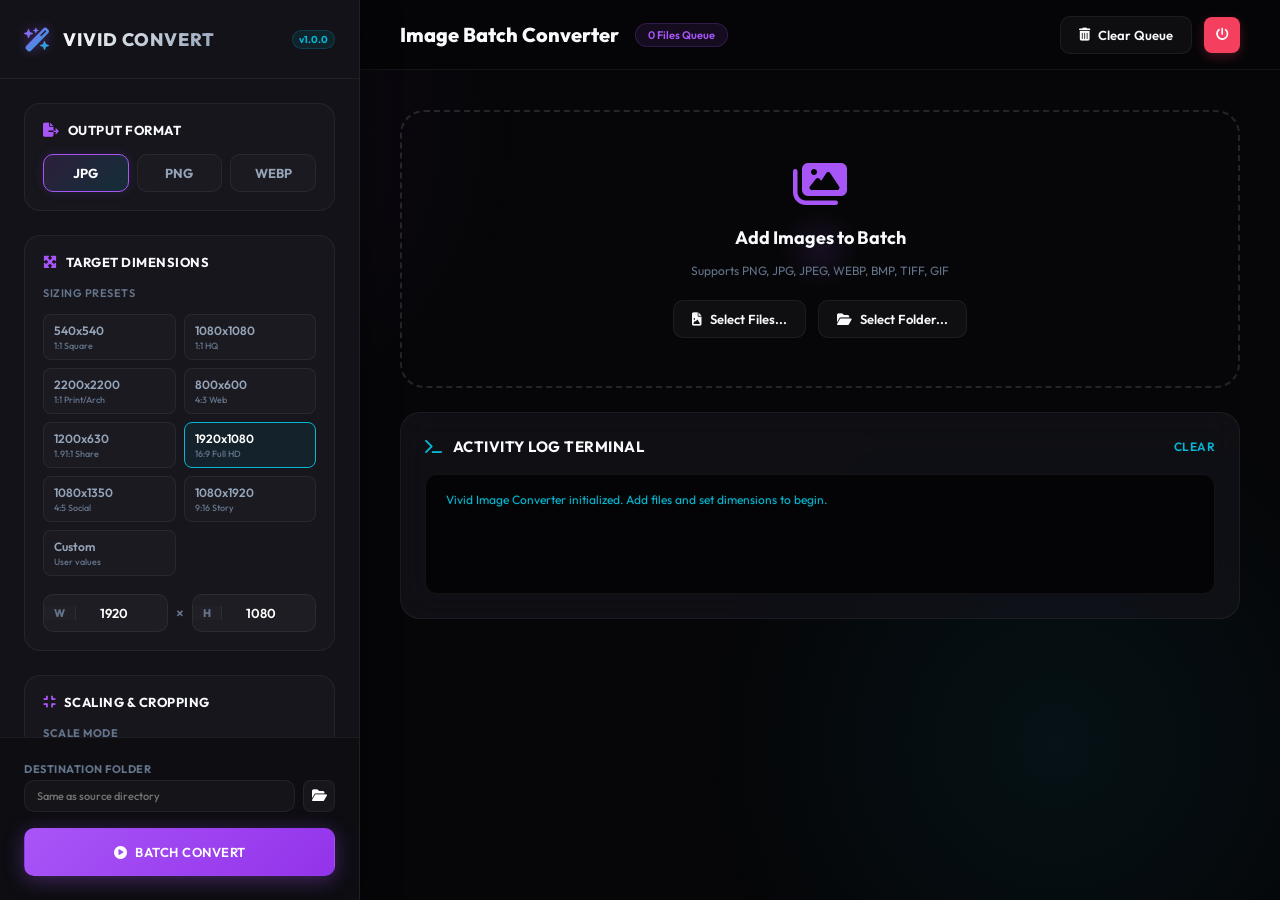
<file: WysiScan/imageconvert/index.html>
<!DOCTYPE html>
<html lang="en">
<head>
    <meta charset="UTF-8">
    <meta name="viewport" content="width=device-width, initial-scale=1.0">
    <title>Vivid Image Converter</title>
    <link rel="stylesheet" href="styles.css">
    <link rel="icon" href="data:,">
    <!-- FontAwesome for Premium Icons -->
    <link rel="stylesheet" href="assets/css/all.min.css">
</head>
<body>

    <!-- Radial Background glows -->
    <div class="bg-gradient-glow"></div>
    <div class="bg-gradient-glow-2"></div>

    <!-- Application Layout -->
    <div class="app-layout">
        
        <!-- Left Panel: Conversion Controls & Settings -->
        <aside class="settings-panel">
            <div class="panel-header-section">
                <span class="logo-icon"><i class="fa-solid fa-wand-magic-sparkles"></i></span>
                <span class="logo-text">VIVID CONVERT</span>
                <span class="version-badge">v1.0.0</span>
            </div>

            <div class="settings-scroll-container">
                <!-- Output Format Card -->
                <div class="setting-card">
                    <h4 class="card-title"><i class="fa-solid fa-file-export"></i> Output Format</h4>
                    <div class="format-toggle-group">
                        <button class="format-btn active" data-format="jpg">JPG</button>
                        <button class="format-btn" data-format="png">PNG</button>
                        <button class="format-btn" data-format="webp">WEBP</button>
                    </div>
                </div>

                <!-- Preset Sizes Card -->
                <div class="setting-card">
                    <h4 class="card-title"><i class="fa-solid fa-maximize"></i> Target Dimensions</h4>
                    
                    <span class="sub-label">Sizing Presets</span>
                    <div class="presets-grid">
                        <button class="preset-btn" data-width="540" data-height="540">540x540 <span class="preset-desc">1:1 Square</span></button>
                        <button class="preset-btn" data-width="1080" data-height="1080">1080x1080 <span class="preset-desc">1:1 HQ</span></button>
                        <button class="preset-btn" data-width="2200" data-height="2200">2200x2200 <span class="preset-desc">1:1 Print/Arch</span></button>
                        <button class="preset-btn" data-width="800" data-height="600">800x600 <span class="preset-desc">4:3 Web</span></button>
                        <button class="preset-btn" data-width="1200" data-height="630">1200x630 <span class="preset-desc">1.91:1 Share</span></button>
                        <button class="preset-btn active" data-width="1920" data-height="1080">1920x1080 <span class="preset-desc">16:9 Full HD</span></button>
                        <button class="preset-btn" data-width="1080" data-height="1350">1080x1350 <span class="preset-desc">4:5 Social</span></button>
                        <button class="preset-btn" data-width="1080" data-height="1920">1080x1920 <span class="preset-desc">9:16 Story</span></button>
                        <button class="preset-btn" id="btn-custom-size">Custom <span class="preset-desc">User values</span></button>
                    </div>

                    <div class="dimensions-input-row">
                        <div class="input-group">
                            <span class="input-prefix">W</span>
                            <input type="number" id="input-width" value="1920" min="1" max="10000" class="num-input">
                        </div>
                        <div class="dimension-x">×</div>
                        <div class="input-group">
                            <span class="input-prefix">H</span>
                            <input type="number" id="input-height" value="1080" min="1" max="10000" class="num-input">
                        </div>
                    </div>
                </div>

                <!-- Resizing & Scaling Mode -->
                <div class="setting-card">
                    <h4 class="card-title"><i class="fa-solid fa-compress"></i> Scaling &amp; Cropping</h4>
                    
                    <div class="form-group">
                        <label for="select-scale-mode" class="form-label">Scale Mode</label>
                        <select id="select-scale-mode" class="custom-select">
                            <option value="proportional" selected>Scale Proportional (Aspect Ratio)</option>
                            <option value="crop">Scale &amp; Crop (Fill Canvas)</option>
                            <option value="fit">Scale &amp; Letterbox (Fit Canvas)</option>
                            <option value="stretch">Stretch (Fit Exactly)</option>
                        </select>
                    </div>

                    <!-- Background Fill Color Picker (Shown on Fit mode or JPG flatten) -->
                    <div class="form-group" id="bg-color-group">
                        <label for="color-picker-bg" class="form-label">Canvas Background Fill</label>
                        <div class="color-picker-row">
                            <input type="color" id="color-picker-bg" value="#000000">
                            <input type="text" id="color-hex-bg" value="#000000" class="hex-input" maxlength="7">
                        </div>
                    </div>
                </div>

                <!-- Quality & Compression (Only visible for JPG / WEBP) -->
                <div class="setting-card" id="quality-card">
                    <div class="card-header-row">
                        <h4 class="card-title"><i class="fa-solid fa-sliders"></i> Image Quality</h4>
                        <span id="quality-val" class="accent-text">90%</span>
                    </div>
                    <input type="range" id="slider-quality" min="1" max="100" value="90" class="range-slider">
                    <div class="range-labels">
                        <span>Small size</span>
                        <span>High Quality</span>
                    </div>
                </div>
            </div>

            <!-- Footer: Big Conversion Trigger -->
            <div class="settings-footer">
                <div class="output-folder-group">
                    <span class="form-label" style="margin-bottom: 4px;">Destination folder</span>
                    <div class="folder-select-row">
                        <input type="text" id="input-output-dir" placeholder="Same as source directory" readonly>
                        <button class="btn-icon" onclick="chooseOutputDir()" title="Choose output folder"><i class="fa-solid fa-folder-open"></i></button>
                    </div>
                </div>
                <button class="btn btn-primary btn-convert" id="btn-convert-trigger" onclick="runConversion()">
                    <i class="fa-solid fa-circle-play"></i> BATCH CONVERT
                </button>
            </div>
        </aside>

        <!-- Right Panel: Workspace, File Queue, Progress, Log -->
        <main class="workspace-panel">
            <header class="workspace-header">
                <div class="workspace-title">
                    <h2>Image Batch Converter</h2>
                    <span class="file-count-badge" id="badge-total-files">0 Files Queue</span>
                </div>
                <div class="header-actions">
                    <button class="btn btn-secondary" onclick="clearQueue()"><i class="fa-solid fa-trash-can"></i> Clear Queue</button>
                    <button class="btn btn-danger btn-icon-only" onclick="exitApp()" title="Exit Utility"><i class="fa-solid fa-power-off"></i></button>
                </div>
            </header>

            <!-- Active Conversion Status -->
            <section class="progress-bar-panel" id="progress-container" style="display: none;">
                <div class="progress-info-row">
                    <span class="progress-task-label" id="progress-status-label">Converting images...</span>
                    <span class="progress-percentage-label" id="progress-percent-label">0%</span>
                </div>
                <div class="progress-track">
                    <div class="progress-fill" id="progress-bar-fill" style="width: 0%;"></div>
                </div>
            </section>

            <!-- Workspace Body -->
            <div class="workspace-scroll-body">
                <!-- Dropzone and selection area -->
                <div class="dropzone-panel" id="image-dropzone">
                    <div class="dropzone-glow"></div>
                    <i class="fa-solid fa-images dropzone-icon"></i>
                    <h3>Add Images to Batch</h3>
                    <p class="dropzone-sub">Supports PNG, JPG, JPEG, WEBP, BMP, TIFF, GIF</p>
                    <div class="dropzone-actions">
                        <button class="btn btn-secondary" onclick="chooseFiles()"><i class="fa-solid fa-file-image"></i> Select Files...</button>
                        <button class="btn btn-secondary btn-accent-cyan" onclick="chooseFolder()"><i class="fa-solid fa-folder-open"></i> Select Folder...</button>
                    </div>
                </div>

                <!-- Table Queue Panel -->
                <div class="panel queue-panel" id="queue-panel" style="display: none;">
                    <div class="panel-header">
                        <h3 class="panel-title"><i class="fa-solid fa-list-ul"></i> Image Batch Queue</h3>
                    </div>
                    <div class="table-container">
                        <table class="data-table">
                            <thead>
                                <tr>
                                    <th style="width: 60%;">Image Name</th>
                                    <th style="width: 20%;">Size</th>
                                    <th style="width: 20%; text-align: right;">Status</th>
                                </tr>
                            </thead>
                            <tbody id="queue-tbody">
                                <!-- Dynamic File Rows -->
                            </tbody>
                        </table>
                    </div>
                </div>

                <!-- Activity Log Terminal -->
                <div class="panel">
                    <div class="panel-header">
                        <h3 class="panel-title"><i class="fa-solid fa-terminal"></i> Activity Log Terminal</h3>
                        <button class="btn-clear" onclick="clearConsoleLog()">Clear</button>
                    </div>
                    <div class="log-terminal" id="terminal-logger">
                        <div class="log-entry info">Vivid Image Converter initialized. Add files and set dimensions to begin.</div>
                    </div>
                </div>
            </div>
        </main>
    </div>

    <!-- UI Overlay notification -->
    <div class="notification-container" id="notification-box"></div>

    <script src="script.js"></script>
</body>
</html>
</file>
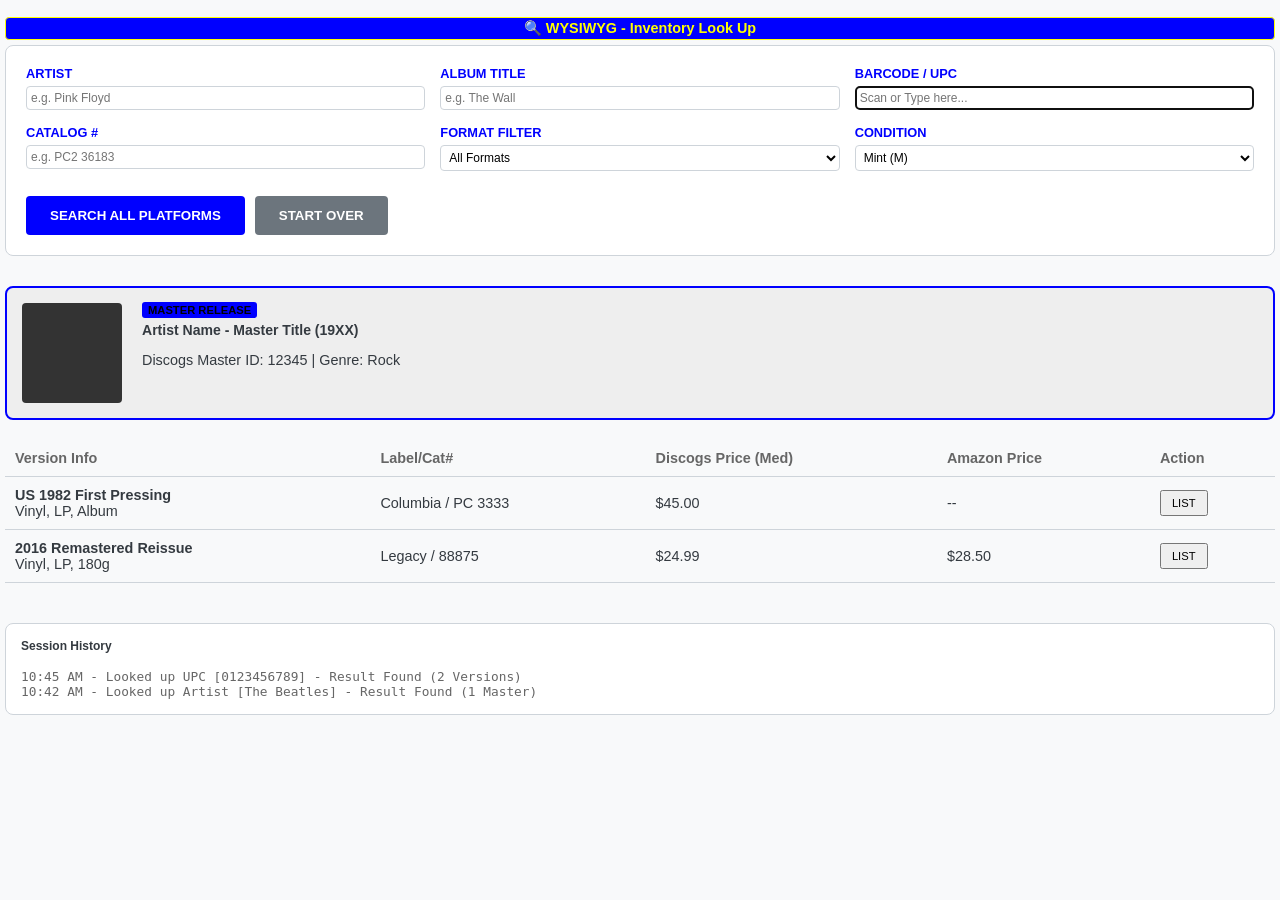
<file: search.html>
<!DOCTYPE html>
<html lang="en">
<head>
    <meta charset="UTF-8">
    <meta name="viewport" content="width=device-width, initial-scale=1.0">
    <title>WYSIWYG - Market Search</title>
    <link rel="icon" type="image/png" href="/fyrlogo.png">
    <link rel="stylesheet" href="/styles.css">
</head>
<body>

    <h2>🔍 WYSIWYG - Inventory Look Up</h2>

    <div class="search-container">
        <div class="search-group">
            <label>Artist</label>
            <input type="text" placeholder="e.g. Pink Floyd">
        </div>
        <div class="search-group">
            <label>Album Title</label>
            <input type="text" placeholder="e.g. The Wall">
        </div>
        <div class="search-group">
            <label>Barcode / UPC</label>
            <input type="text" placeholder="Scan or Type here..." autofocus>
        </div>
        <div class="search-group">
            <label>Catalog #</label>
            <input type="text" placeholder="e.g. PC2 36183">
        </div>
        <div class="search-group">
            <label>Format Filter</label>
            <select>
                <option>All Formats</option>
                <option>Vinyl Only</option>
                <option>CD Only</option>
                <option>Cassette / Other</option>
            </select>
        </div>
        <div class="search-group">
            <label>Condition</label>
            <select>
                <option>Mint (M)</option>
                <option>Near Mint (NM)</option>
                <option>Very Good Plus (VG+)</option>
                <option>Very Good (VG)</option>
            </select>
        </div>

        <div class="button-row">
            <button class="btn-search">SEARCH ALL PLATFORMS</button>
            <button class="btn-reset">START OVER</button>
        </div>
    </div>

    <div class="results-area">
        <div class="master-release-card">
            <div style="width: 100px; height: 100px; background: #333; border-radius: 4px;"></div>
            <div>
                <span style="background: var(--accent-color); color: black; padding: 2px 6px; font-size: 0.7rem; font-weight: bold; border-radius: 3px;">MASTER RELEASE</span>
                <h3 style="margin: 5px 0;">Artist Name - Master Title (19XX)</h3>
                <p style="color: var(--text-dim); font-size: 0.9rem;">Discogs Master ID: 12345 | Genre: Rock</p>
            </div>
        </div>

        <table class="variation-list">
            <thead>
                <tr>
                    <th>Version Info</th>
                    <th>Label/Cat#</th>
                    <th>Discogs Price (Med)</th>
                    <th>Amazon Price</th>
                    <th>Action</th>
                </tr>
            </thead>
            <tbody>
                <tr>
                    <td><b>US 1982 First Pressing</b><br>Vinyl, LP, Album</td>
                    <td>Columbia / PC 3333</td>
                    <td>$45.00</td>
                    <td>--</td>
                    <td><button style="padding: 5px 10px; font-size: 0.7rem;">LIST</button></td>
                </tr>
                <tr>
                    <td><b>2016 Remastered Reissue</b><br>Vinyl, LP, 180g</td>
                    <td>Legacy / 88875</td>
                    <td>$24.99</td>
                    <td>$28.50</td>
                    <td><button style="padding: 5px 10px; font-size: 0.7rem;">LIST</button></td>
                </tr>
            </tbody>
        </table>
    </div>

    <div class="history-log">
        <h4 style="margin-top:0;">Session History</h4>
        <div class="log-tag">10:45 AM - Looked up UPC [0123456789] - Result Found (2 Versions)</div>
        <div class="log-tag">10:42 AM - Looked up Artist [The Beatles] - Result Found (1 Master)</div>
    </div>

    <script>
        // Apply theme on load
        const savedTheme = localStorage.getItem('wysiwyg_theme');
        if (savedTheme === 'dark') {
            document.body.setAttribute('data-theme', 'dark');
        }
    </script>
</body>
</html>
</file>
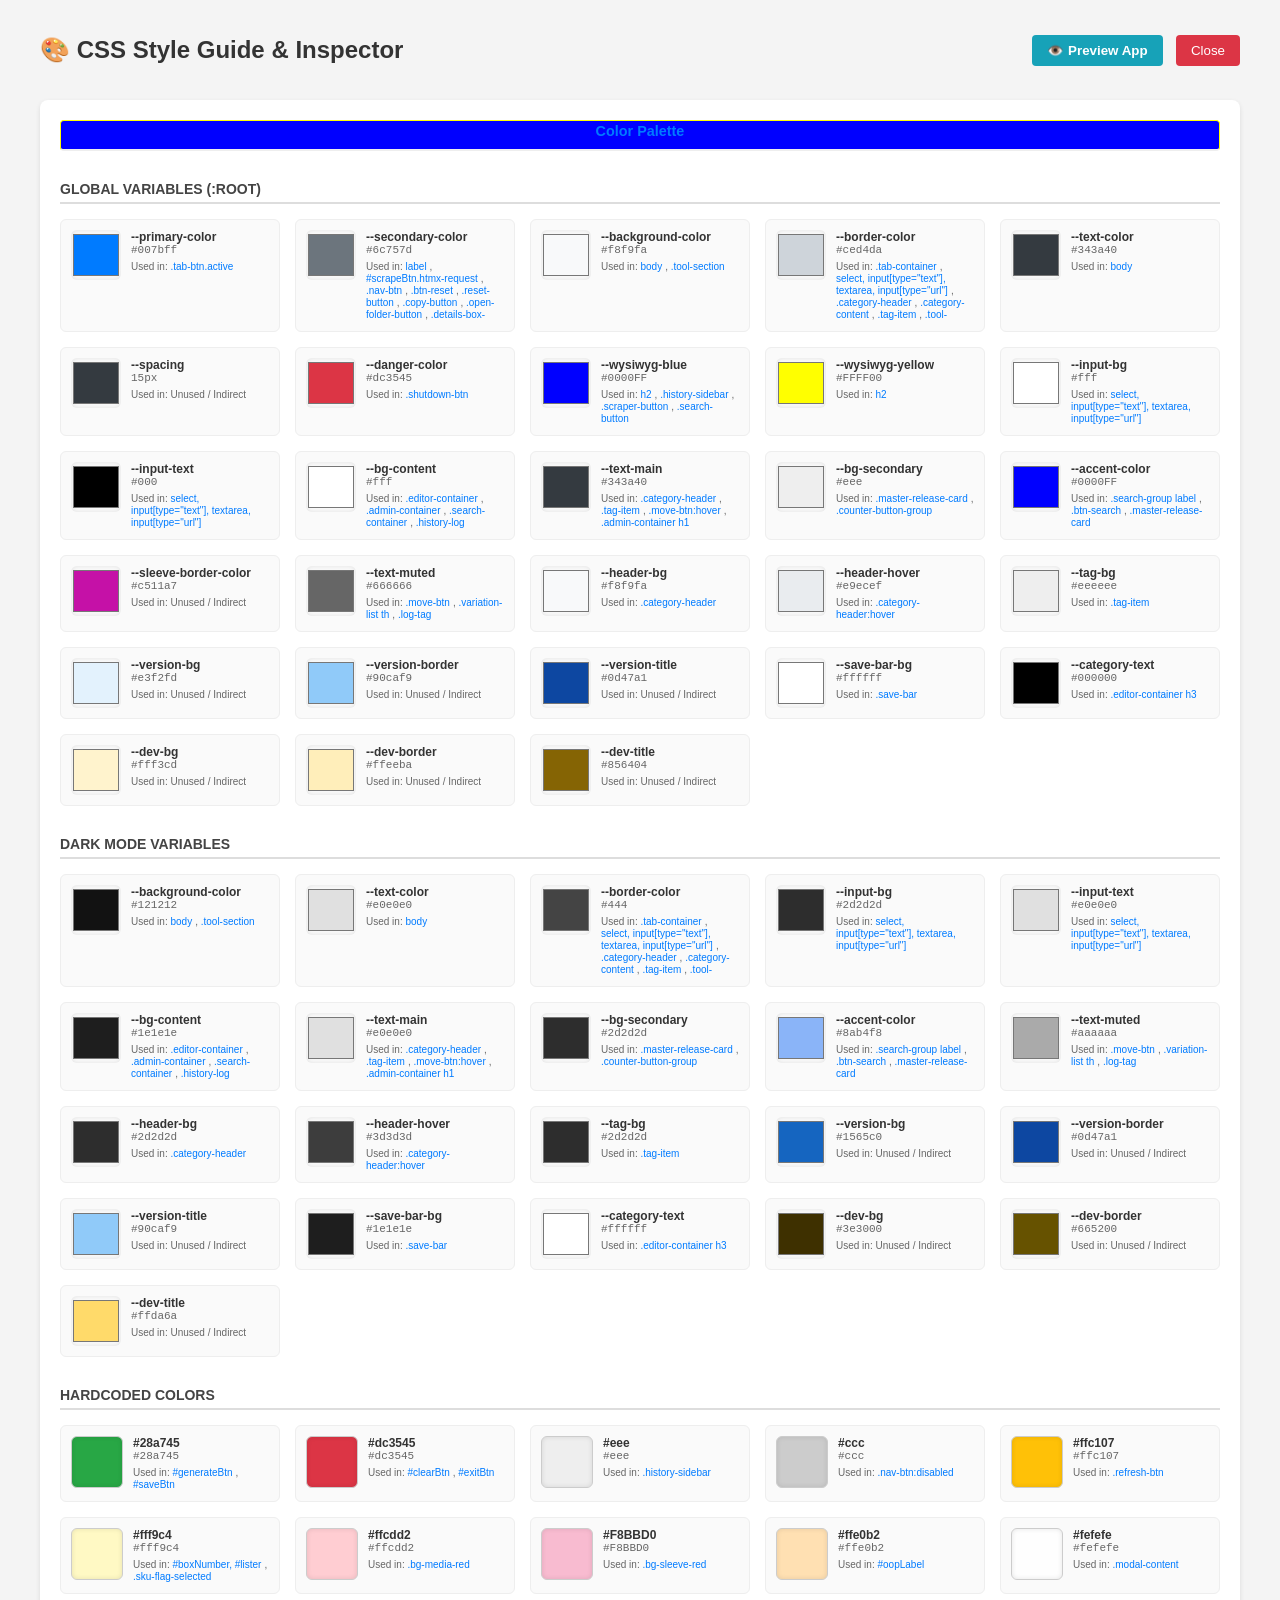
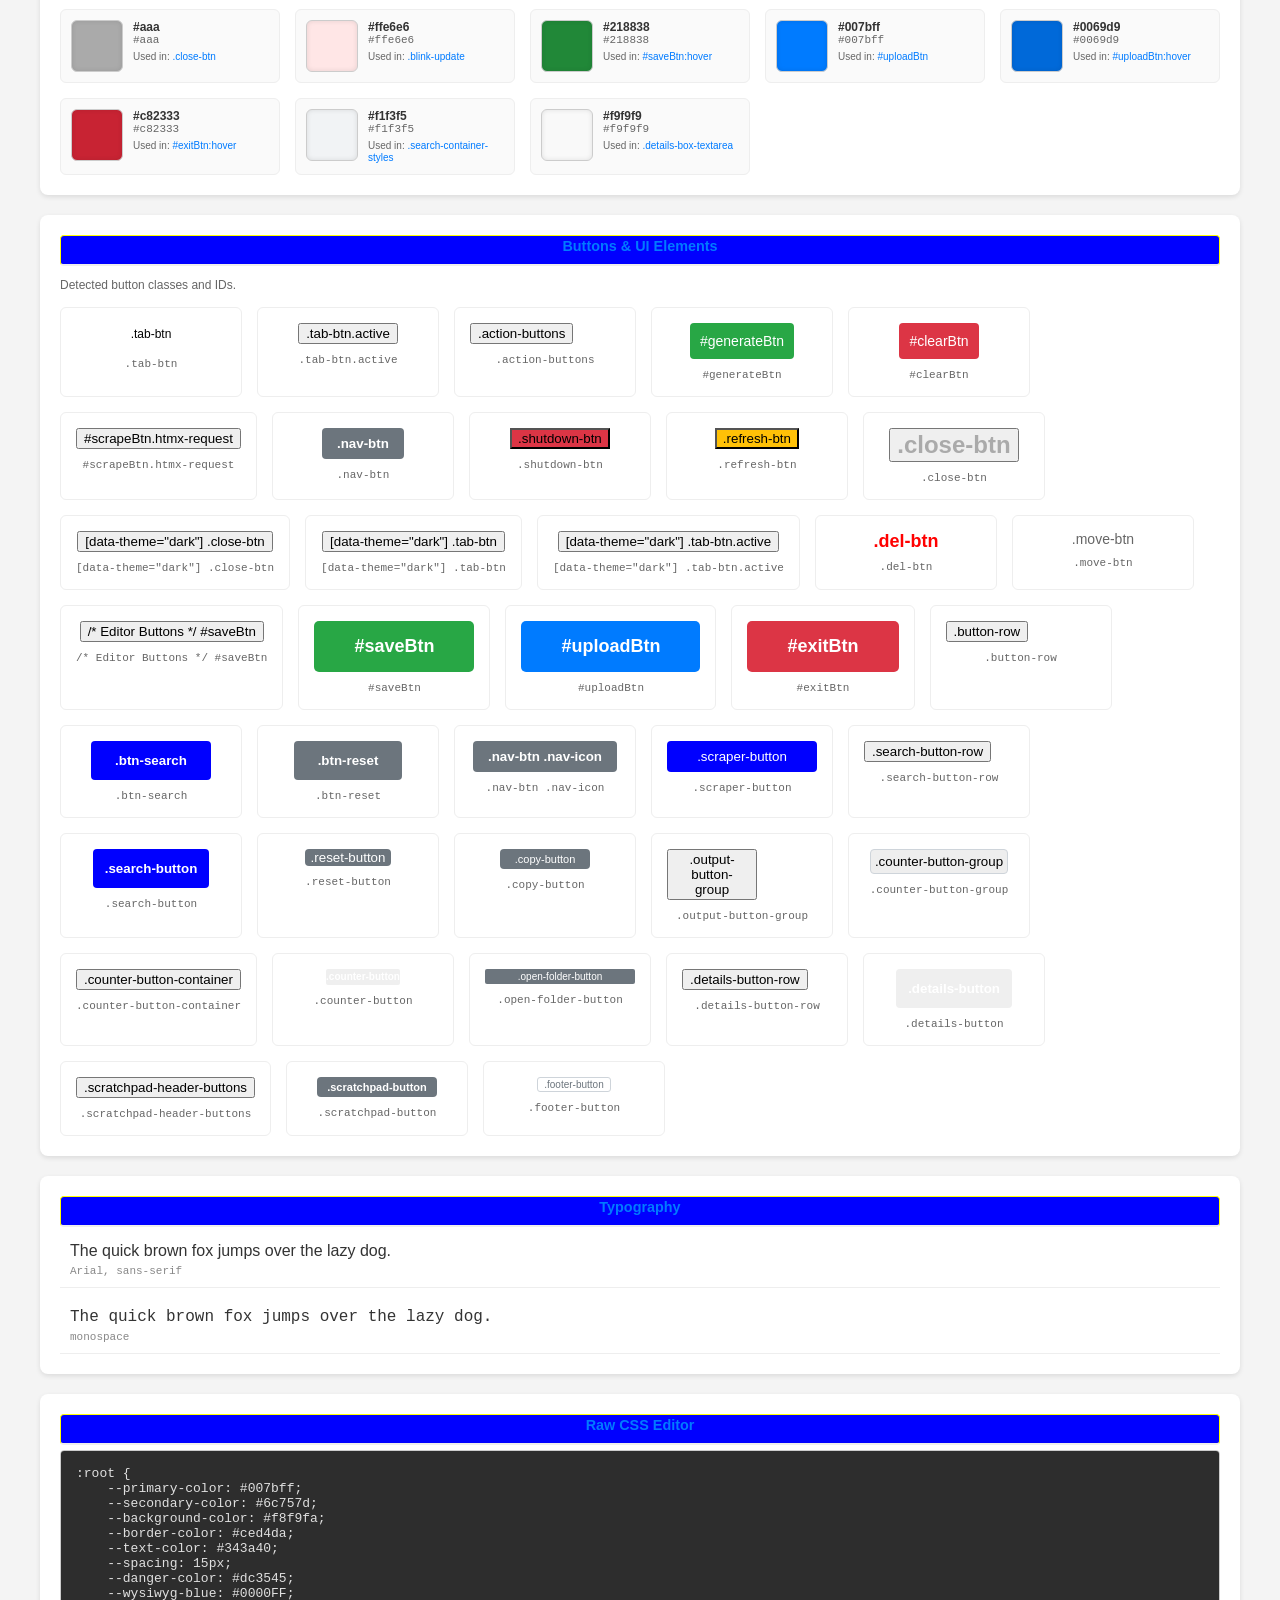
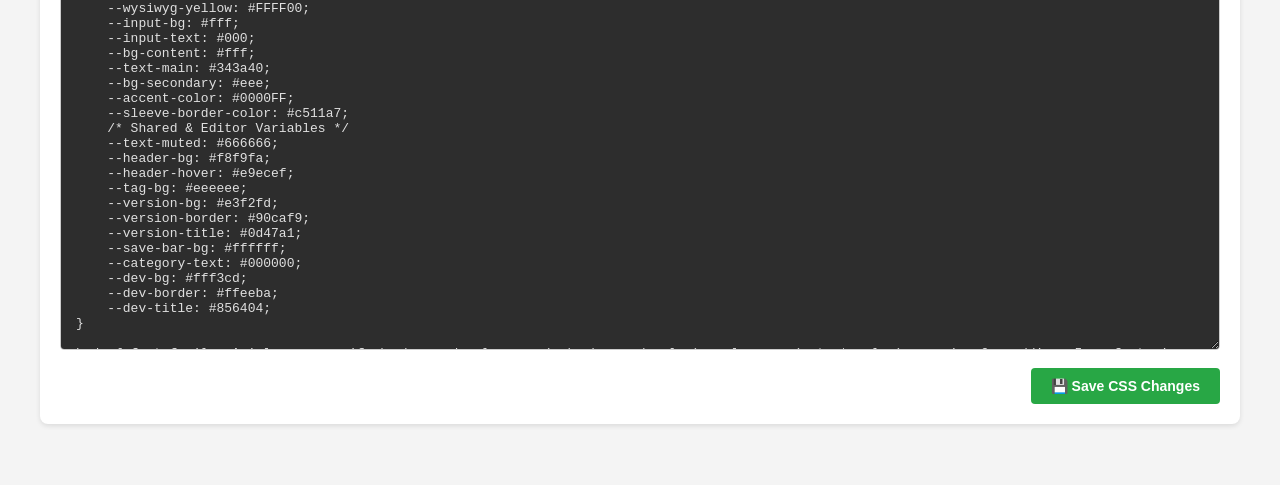
<file: style_guide.html>
<!DOCTYPE html>
<html lang="en">
<head>
    <meta charset="UTF-8">
    <meta name="viewport" content="width=device-width, initial-scale=1.0">
    <title>WYSIWYG - Style Guide & CSS Editor</title>
    <link rel="icon" type="image/png" href="/fyrlogo.png">
    <link rel="stylesheet" href="/styles.css">
    <style>
        body { padding: 20px; background-color: #f4f4f4; color: #333; }
        .guide-container { max-width: 1200px; margin: 0 auto; }
        .guide-header { display: flex; justify-content: space-between; align-items: center; margin-bottom: 20px; }
        .guide-section { background: white; padding: 20px; border-radius: 8px; box-shadow: 0 2px 5px rgba(0,0,0,0.1); margin-bottom: 20px; }
        h2 { margin-top: 0; border-bottom: 2px solid #eee; padding-bottom: 10px; color: #007bff; }
        h3 { margin-top: 0; font-size: 14px; color: #666; text-transform: uppercase; }
        .color-section-title { margin-top: 30px; border-bottom: 2px solid #ddd; padding-bottom: 5px; margin-bottom: 15px; font-weight: bold; color: #444; }
        
        /* Color Grid */
        .color-grid { display: grid; grid-template-columns: repeat(auto-fill, minmax(220px, 1fr)); gap: 15px; }
        .color-card { display: flex; align-items: flex-start; gap: 10px; padding: 10px; border: 1px solid #eee; border-radius: 6px; background: #fafafa; }
        .color-swatch { width: 50px; height: 50px; border-radius: 6px; border: 1px solid #ccc; box-shadow: inset 0 0 5px rgba(0,0,0,0.1); cursor: pointer; flex-shrink: 0; }
        input[type="color"].color-swatch { padding: 0; border: none; background: none; }
        .color-info { display: flex; flex-direction: column; overflow: hidden; }
        .color-name { font-weight: bold; font-size: 12px; color: #333; }
        .color-hex { font-family: monospace; font-size: 11px; color: #666; }
        .color-usage { font-size: 10px; color: #666; margin-top: 5px; max-height: 60px; overflow-y: auto; white-space: pre-wrap; line-height: 1.2; }

        /* Button Grid */
        .btn-grid { display: flex; flex-wrap: wrap; gap: 15px; }
        .btn-card { border: 1px solid #eee; padding: 15px; border-radius: 6px; text-align: center; min-width: 150px; background: #fff; }
        .btn-label { display: block; margin-top: 10px; font-family: monospace; font-size: 11px; color: #666; }

        /* Font Section */
        .font-list { display: flex; flex-direction: column; gap: 10px; }
        .font-item { padding: 10px; border-bottom: 1px solid #eee; }
        .font-name { font-size: 16px; margin-bottom: 5px; }
        .font-meta { font-size: 11px; color: #888; font-family: monospace; }

        /* Editor */
        #cssEditor { width: 100%; height: 500px; font-family: 'Consolas', 'Monaco', monospace; font-size: 13px; padding: 15px; border: 1px solid #ccc; border-radius: 4px; background: #2d2d2d; color: #e0e0e0; resize: vertical; }
        .actions { margin-top: 15px; text-align: right; }
        .save-btn { background: #28a745; color: white; border: none; padding: 10px 20px; border-radius: 4px; cursor: pointer; font-weight: bold; font-size: 14px; }
        .save-btn:hover { background: #218838; }

        .selector-link { color: #007bff; cursor: pointer; margin-right: 3px; }
        .selector-link:hover { text-decoration: underline; }
        .highlight-flash { animation: flash-animation 1.5s ease-in-out; outline: 3px solid #ff0000 !important; box-shadow: 0 0 10px #ff0000; }
        @keyframes flash-animation { 0% { background-color: rgba(255, 255, 0, 0.5); } 100% { background-color: transparent; } }
        .reset-btn { margin-left: 5px; font-size: 10px; padding: 2px 6px; cursor: pointer; border: 1px solid #ccc; background: #eee; border-radius: 3px; color: #333; }
        .reset-btn:hover { background: #ddd; }

        /* Preview Modal */
        .preview-modal { display: none; position: fixed; z-index: 2000; left: 0; top: 0; width: 100%; height: 100%; background-color: rgba(0,0,0,0.8); backdrop-filter: blur(5px); }
        .preview-content { background-color: #fff; margin: 2vh auto; width: 95vw; height: 90vh; border-radius: 8px; display: flex; flex-direction: column; box-shadow: 0 5px 15px rgba(0,0,0,0.3); }
        .preview-header { padding: 10px 15px; background: #f8f9fa; border-bottom: 1px solid #dee2e6; display: flex; justify-content: space-between; align-items: center; border-radius: 8px 8px 0 0; }
        .preview-body { flex: 1; overflow: hidden; background: #fff; position: relative; }
        #previewFrame { width: 100%; height: 100%; border: none; display: block; }
    </style>
</head>
<body>
    <div class="guide-container">
        <div class="guide-header">
            <h1>🎨 CSS Style Guide & Inspector</h1>
            <div>
                <button onclick="openPreview()" style="background: #17a2b8; color: white; border: none; padding: 8px 15px; border-radius: 4px; cursor: pointer; margin-right: 10px; font-weight: bold;">👁️ Preview App</button>
                <button onclick="window.close()" style="background: #dc3545; color: white; border: none; padding: 8px 15px; border-radius: 4px; cursor: pointer;">Close</button>
            </div>
        </div>

        <div class="guide-section">
            <h2>Color Palette</h2>
            
            <h3 class="color-section-title">Global Variables (:root)</h3>
            <div id="rootColorContainer" class="color-grid">Loading...</div>

            <h3 class="color-section-title">Dark Mode Variables</h3>
            <div id="darkColorContainer" class="color-grid">Loading...</div>

            <h3 class="color-section-title">Hardcoded Colors</h3>
            <div id="hardcodedColorContainer" class="color-grid">Loading...</div>
        </div>

        <div class="guide-section">
            <h2>Buttons & UI Elements</h2>
            <p style="font-size: 12px; color: #666; margin-bottom: 15px;">Detected button classes and IDs.</p>
            <div id="btnContainer" class="btn-grid">Loading...</div>
        </div>

        <div class="guide-section">
            <h2>Typography</h2>
            <div id="fontContainer" class="font-list">Loading...</div>
        </div>

        <div class="guide-section">
            <h2>Raw CSS Editor</h2>
            <textarea id="cssEditor" spellcheck="false"></textarea>
            <div class="actions">
                <button class="save-btn" onclick="saveCSS()">💾 Save CSS Changes</button>
            </div>
        </div>
    </div>

    <script>
        let originalRootVars = new Map();
        let originalDarkVars = new Map();

        async function loadCSS() {
            try {
                const response = await fetch('/styles.css?t=' + new Date().getTime());
                if (!response.ok) throw new Error(`HTTP error! status: ${response.status}`);
                const cssText = await response.text();
                document.getElementById('cssEditor').value = cssText;
                
                // Capture original values for reset
                originalRootVars.clear();
                originalDarkVars.clear();
                
                const rootMatch = cssText.match(/:root\s*\{([^}]+)\}/);
                if (rootMatch) {
                    extractVarsToMap(rootMatch[1], originalRootVars);
                }
                const darkMatch = cssText.match(/\[data-theme="dark"\]\s*\{([^}]+)\}/);
                if (darkMatch) {
                    extractVarsToMap(darkMatch[1], originalDarkVars);
                }

                parseAndDisplay(cssText);
            } catch (e) {
                document.getElementById('rootColorContainer').innerHTML = `<p style="color:red">Failed to load CSS: ${e.message}</p>`;
            }
        }

        function extractVarsToMap(block, map) {
            const regex = /--([\w-]+):\s*([^;]+);/g;
            let match;
            while ((match = regex.exec(block)) !== null) {
                map.set('--' + match[1], match[2].trim());
            }
        }

        function parseAndDisplay(css) {
          try {
            // Helper to extract variables from a block
            function extractVars(block) {
                const vars = [];
                const regex = /--([\w-]+):\s*([^;]+);/g;
                let match;
                while ((match = regex.exec(block)) !== null) {
                    vars.push({ name: '--' + match[1], value: match[2].trim() });
                }
                return vars;
            }

            let rootVars = [];
            let darkVars = [];
            
            // 1. Find :root block
            const rootMatch = css.match(/:root\s*\{([^}]+)\}/);
            if (rootMatch) rootVars = extractVars(rootMatch[1]);

            // 2. Find Dark Mode block
            const darkMatch = css.match(/\[data-theme="dark"\]\s*\{([^}]+)\}/);
            if (darkMatch) darkVars = extractVars(darkMatch[1]);

            // 3. Scan for Usages & Hardcoded
            const usageMap = {}; // name -> [selectors]
            const hardcoded = []; // { value, selector }
            
            // Remove comments to avoid false positives
            const cleanCss = css.replace(/\/\*[\s\S]*?\*\//g, '');
            
            const ruleRegex = /([^{}]+)\{([^}]+)\}/g;
            let ruleMatch;
            while ((ruleMatch = ruleRegex.exec(cleanCss)) !== null) {
                const selector = ruleMatch[1].trim();
                const body = ruleMatch[2];
                
                // Skip definition blocks for usage counting
                if (selector.includes(':root') || selector.includes('data-theme="dark"')) continue;

                // Check for var usage
                rootVars.concat(darkVars).forEach(v => {
                    if (body.includes(`var(${v.name})`)) {
                        if (!usageMap[v.name]) usageMap[v.name] = [];
                        usageMap[v.name].push(selector);
                    }
                });

                // Check for hardcoded hex
                const hexRegex = /:\s*(#[0-9a-fA-F]{3,6})\b/g;
                let hMatch;
                while ((hMatch = hexRegex.exec(body)) !== null) {
                    const val = hMatch[1];
                    hardcoded.push({ value: val, selector: selector });
                }
            }

            // Group hardcoded by value
            const hardcodedGrouped = {};
            hardcoded.forEach(h => {
                const key = h.value.toLowerCase();
                if (!hardcodedGrouped[key]) hardcodedGrouped[key] = { value: h.value, selectors: [] };
                hardcodedGrouped[key].selectors.push(h.selector);
            });

            try {
                renderColors('rootColorContainer', rootVars, usageMap, true, false, originalRootVars);
            } catch (e) { document.getElementById('rootColorContainer').innerHTML = `<p style="color:red">Error: ${e.message}</p>`; }
            
            try {
                renderColors('darkColorContainer', darkVars, usageMap, true, true, originalDarkVars);
            } catch (e) { document.getElementById('darkColorContainer').innerHTML = `<p style="color:red">Error: ${e.message}</p>`; }
            
            try {
                renderColors('hardcodedColorContainer', Object.values(hardcodedGrouped).map(h => ({ name: h.value, value: h.value, selectors: h.selectors })), false, false, null);
            } catch (e) { document.getElementById('hardcodedColorContainer').innerHTML = `<p style="color:red">Error: ${e.message}</p>`; }

            // 2. Parse Buttons
            const btnContainer = document.getElementById('btnContainer');
            btnContainer.innerHTML = '';
            
            // Find selectors that look like buttons
            const btnSelectors = [];
            // Regex for selectors starting with .btn, #...Btn, or button
            const btnRuleRegex = /([^{}]+)\s*\{([^}]+)\}/g;
            let btnMatch;
            while ((btnMatch = btnRuleRegex.exec(css)) !== null) {
                const selector = btnMatch[1].trim();
                const body = btnMatch[2];
                
                if (selector.includes('btn') || selector.includes('button') || selector.includes('Btn')) {
                    // Clean selector (remove :hover etc for display)
                    const cleanSel = selector.split(':')[0].trim();
                    if (!btnSelectors.includes(cleanSel) && !cleanSel.includes('@keyframes')) {
                        btnSelectors.push(cleanSel);
                    }
                }
            }

            btnSelectors.forEach(sel => {
                // Create a dummy button
                const div = document.createElement('div');
                div.className = 'btn-card';
                
                // Create element based on selector type
                let elType = 'button';
                let className = '';
                let idName = '';
                
                if (sel.startsWith('.')) className = sel.substring(1);
                else if (sel.startsWith('#')) idName = sel.substring(1);
                
                // We render it inside the card. Note: Styles might conflict with card styles, 
                // but since we loaded styles.css, they should render as intended.
                div.innerHTML = `
                    <button class="${className}" id="${idName}" style="position:static; margin:0;">${sel}</button>
                    <span class="btn-label">${sel}</span>
                `;
                btnContainer.appendChild(div);
            });

            // 3. Parse Fonts
            const fontContainer = document.getElementById('fontContainer');
            fontContainer.innerHTML = '';
            const fontRegex = /font-family:\s*([^;]+);/g;
            const fonts = new Set();
            while ((match = fontRegex.exec(css)) !== null) {
                fonts.add(match[1].trim());
            }
            
            fonts.forEach(f => {
                const div = document.createElement('div');
                div.className = 'font-item';
                div.innerHTML = `
                    <div class="font-name" style="font-family: ${f};">The quick brown fox jumps over the lazy dog.</div>
                    <div class="font-meta">${f}</div>
                `;
                fontContainer.appendChild(div);
            });
          } catch (err) {
              console.error(err);
              document.getElementById('rootColorContainer').innerHTML = `<p style="color:red">Critical Parser Error: ${err.message}</p>`;
          }
        }

        function renderColors(containerId, colors, usageMap, isVariable, isDark, originalMap) {
            const container = document.getElementById(containerId);
            container.innerHTML = '';
            if (colors.length === 0) {
                container.innerHTML = '<p style="color:#999; font-style:italic;">No colors found.</p>';
                return;
            }

            colors.forEach(c => {
                const selectors = isVariable ? (usageMap[c.name] || []) : c.selectors;
                const uniqueSelectors = [...new Set(selectors)];
                
                const div = document.createElement('div');
                div.className = 'color-card';
                
                let swatchHtml = '';
                let resetHtml = '';

                if (isVariable) {
                    const hexVal = colorToHex(c.value);
                    swatchHtml = `<input type="color" class="color-swatch" value="${hexVal}" oninput="updateVariable('${c.name}', this.value, ${isDark})">`;
                    
                    // Check for reset
                    if (originalMap && originalMap.has(c.name)) {
                        const origVal = originalMap.get(c.name);
                        // Compare current value with original (simple string check)
                        if (origVal !== c.value) {
                            resetHtml = `<button class="reset-btn" onclick="resetVariable('${escapeStr(c.name)}', '${escapeStr(origVal)}', ${isDark})">↺ Reset</button>`;
                        }
                    }
                } else {
                    swatchHtml = `<div class="color-swatch" style="background-color: ${c.value}; cursor: default;" title="Hardcoded"></div>`;
                }

                const usageHtml = uniqueSelectors.length > 0 
                    ? uniqueSelectors.map(s => `<span class="selector-link" onclick="highlightSelector('${escapeStr(s)}')">${s}</span>`).join(', ')
                    : 'Unused / Indirect';

                div.innerHTML = `
                    ${swatchHtml}
                    <div class="color-info">
                        <span class="color-name" title="${c.name}">${c.name} ${resetHtml}</span>
                        <span class="color-hex">${c.value}</span>
                        <div class="color-usage" title="${uniqueSelectors.join('\n')}">Used in: ${usageHtml}</div>
                    </div>
                `;
                container.appendChild(div);
            });
        }

        function escapeStr(str) {
            return (str || '').replace(/\\/g, '\\\\').replace(/'/g, "\\'").replace(/"/g, '&quot;').replace(/\n/g, '\\n').replace(/\r/g, '');
        }

        const ctx = document.createElement('canvas').getContext('2d');
        function colorToHex(color) {
            ctx.fillStyle = color;
            return ctx.fillStyle;
        }

        window.updateVariable = function(name, value, isDark) {
            const editor = document.getElementById('cssEditor');
            let css = editor.value;
            
            // Simple scoped replacement
            const blockStartStr = isDark ? '[data-theme="dark"]' : ':root';
            const startIdx = css.indexOf(blockStartStr);
            
            if (startIdx !== -1) {
                const endIdx = css.indexOf('}', startIdx);
                if (endIdx !== -1) {
                    const block = css.substring(startIdx, endIdx);
                    const regex = new RegExp(`(${name}:\\s*)([^;]+)(;)`);
                    const newBlock = block.replace(regex, `$1${value}$3`);
                    editor.value = css.substring(0, startIdx) + newBlock + css.substring(endIdx);
                }
            }
        }

        window.resetVariable = function(name, value, isDark) {
            updateVariable(name, value, isDark);
            // Re-parse to update UI (remove reset button, update hex text)
            parseAndDisplay(document.getElementById('cssEditor').value);
        }

        let previewWindow = null;

        window.highlightSelector = function(selector) {
            // 1. Highlight in Guide (if exists)
            try {
                const elements = document.querySelectorAll(selector);
                if (elements.length > 0) {
                    elements.forEach(el => {
                        el.classList.remove('highlight-flash');
                        void el.offsetWidth; 
                        el.classList.add('highlight-flash');
                    });
                    elements[0].scrollIntoView({behavior: "smooth", block: "center"});
                }
            } catch (e) { }

            // 2. Highlight in Preview Window
            if (previewWindow && !previewWindow.closed) {
                try {
                    const pElements = previewWindow.document.querySelectorAll(selector);
                    if (pElements.length > 0) {
                        pElements.forEach(el => {
                            el.classList.remove('highlight-flash');
                            void el.offsetWidth;
                            el.classList.add('highlight-flash');
                        });
                        pElements[0].scrollIntoView({behavior: "smooth", block: "center"});
                        previewWindow.focus();
                    }
                } catch (e) {
                    console.warn("Preview selector error:", e);
                }
            }
        }

        function openPreview() {
            if (previewWindow && !previewWindow.closed) {
                previewWindow.focus();
                return;
            }
            
            previewWindow = window.open('/', 'wysiwyg_preview', 'width=1200,height=800');
            
            // Poll for load to inject styles
            const interval = setInterval(() => {
                if (previewWindow.closed) {
                    clearInterval(interval);
                    return;
                }
                if (previewWindow.document.readyState === 'complete') {
                    clearInterval(interval);
                    updatePreviewStyles();
                }
            }, 500);
        }

        function updatePreviewStyles() {
            if (!previewWindow || previewWindow.closed) return;
            
            const css = document.getElementById('cssEditor').value;
            const doc = previewWindow.document;
            
            let styleTag = doc.getElementById('preview-injected-style');
            if (styleTag) styleTag.remove();
            
            styleTag = doc.createElement('style');
            styleTag.id = 'preview-injected-style';
            
            // Include highlight class definition
            const extraStyles = `
                .highlight-flash { animation: flash-animation 1.5s ease-in-out; outline: 3px solid #ff0000 !important; box-shadow: 0 0 10px #ff0000; }
                @keyframes flash-animation { 0% { background-color: rgba(255, 255, 0, 0.5); } 100% { background-color: transparent; } }
            `;
            
            styleTag.textContent = extraStyles + css;
            doc.head.appendChild(styleTag);
        }

        async function saveCSS() {
            const newCSS = document.getElementById('cssEditor').value;
            try {
                const resp = await fetch('/save-css', {
                    method: 'POST',
                    headers: { 'Content-Type': 'application/json' },
                    body: JSON.stringify({ css: newCSS })
                });
                const res = await resp.json();
                if (res.status === 'success') {
                    alert("CSS Saved! Reloading preview...");
                    // Reload the stylesheet in the page to reflect changes immediately
                    const links = document.getElementsByTagName('link');
                    for (let i = 0; i < links.length; i++) {
                        if (links[i].getAttribute('rel') == 'stylesheet') {
                            const href = links[i].getAttribute('href').split('?')[0];
                            links[i].setAttribute('href', href + '?t=' + new Date().getTime());
                        }
                    }
                    parseAndDisplay(newCSS);
                } else {
                    alert("Error saving: " + res.message);
                }
            } catch (e) {
                alert("Connection error: " + e);
            }
        }

        loadCSS();
    </script>
</body>
</html>
</file>
<file: WysiScan/imageconvert/styles.css>
@import url('https://fonts.googleapis.com/css2?family=Outfit:wght@300;400;500;600;700;800&family=JetBrains+Mono:wght@400;500&display=swap');

:root {
    /* Theme Base Color System */
    --bg-base: #060608;
    --bg-panel: rgba(20, 20, 28, 0.65);
    --bg-panel-solid: #121218;
    --bg-card: rgba(255, 255, 255, 0.02);
    
    --border-color: rgba(255, 255, 255, 0.06);
    --border-color-hover: rgba(255, 255, 255, 0.12);
    
    --color-text-primary: #f8fafc;
    --color-text-secondary: #94a3b8;
    --color-text-muted: #64748b;
    
    /* Neon Accents & Glows */
    --accent-purple: #a855f7;
    --accent-purple-glow: rgba(168, 85, 247, 0.35);
    --accent-cyan: #06b6d4;
    --accent-cyan-glow: rgba(6, 182, 212, 0.35);
    --accent-green: #10b981;
    --accent-green-glow: rgba(16, 185, 129, 0.25);
    --accent-orange: #f59e0b;
    --accent-orange-glow: rgba(245, 158, 11, 0.25);
    --accent-red: #f43f5e;
    --accent-red-glow: rgba(244, 63, 94, 0.25);
    
    /* Animation Speeds */
    --transition-fast: 0.15s cubic-bezier(0.4, 0, 0.2, 1);
    --transition-normal: 0.3s cubic-bezier(0.4, 0, 0.2, 1);
    --transition-bounce: 0.4s cubic-bezier(0.34, 1.56, 0.64, 1);
    
    /* Layout Sizes */
    --sidebar-width: 360px;
    --header-height: 70px;
}

* {
    margin: 0;
    padding: 0;
    box-sizing: border-box;
    font-family: 'Outfit', sans-serif;
    user-select: none;
    outline: none;
}

body {
    background-color: var(--bg-base);
    color: var(--color-text-primary);
    overflow: hidden;
    height: 100vh;
    display: flex;
}

/* Background Gradients */
.bg-gradient-glow {
    position: fixed;
    top: -15%;
    left: -15%;
    width: 60%;
    height: 60%;
    background: radial-gradient(circle, rgba(168, 85, 247, 0.07) 0%, transparent 70%);
    z-index: -1;
    pointer-events: none;
}

.bg-gradient-glow-2 {
    position: fixed;
    bottom: -15%;
    right: -15%;
    width: 65%;
    height: 65%;
    background: radial-gradient(circle, rgba(6, 182, 212, 0.07) 0%, transparent 70%);
    z-index: -1;
    pointer-events: none;
}

/* Custom Scrollbars */
::-webkit-scrollbar {
    width: 6px;
    height: 6px;
}
::-webkit-scrollbar-track {
    background: transparent;
}
::-webkit-scrollbar-thumb {
    background: rgba(255, 255, 255, 0.08);
    border-radius: 4px;
}
::-webkit-scrollbar-thumb:hover {
    background: var(--accent-purple-glow);
}

/* Application Layout Structure */
.app-layout {
    display: flex;
    width: 100%;
    height: 100%;
    overflow: hidden;
}

/* LEFT PANEL: Settings & Options */
aside.settings-panel {
    width: var(--sidebar-width);
    background: var(--bg-panel-solid);
    border-right: 1px solid var(--border-color);
    display: flex;
    flex-direction: column;
    height: 100%;
    z-index: 10;
    box-shadow: 10px 0 30px rgba(0, 0, 0, 0.3);
}

.panel-header-section {
    padding: 24px;
    display: flex;
    align-items: center;
    gap: 12px;
    border-bottom: 1px solid var(--border-color);
}

.logo-icon {
    font-size: 24px;
    background: linear-gradient(135deg, var(--accent-purple), var(--accent-cyan));
    -webkit-background-clip: text;
    -webkit-text-fill-color: transparent;
    filter: drop-shadow(0 0 6px rgba(168, 85, 247, 0.4));
}

.logo-text {
    font-size: 18px;
    font-weight: 800;
    letter-spacing: 1px;
    background: linear-gradient(135deg, #ffffff, #94a3b8);
    -webkit-background-clip: text;
    -webkit-text-fill-color: transparent;
}

.version-badge {
    margin-left: auto;
    font-size: 10px;
    font-weight: 700;
    color: var(--accent-cyan);
    background: rgba(6, 182, 212, 0.1);
    border: 1px solid rgba(6, 182, 212, 0.2);
    padding: 2px 6px;
    border-radius: 20px;
}

.settings-scroll-container {
    flex: 1;
    overflow-y: auto;
    padding: 24px;
    display: flex;
    flex-direction: column;
    gap: 24px;
}

.setting-card {
    background: var(--bg-card);
    border: 1px solid var(--border-color);
    border-radius: 16px;
    padding: 18px;
    display: flex;
    flex-direction: column;
    gap: 14px;
    transition: var(--transition-fast);
}

.setting-card:hover {
    border-color: var(--border-color-hover);
    background: rgba(255, 255, 255, 0.03);
}

.card-title {
    font-size: 13px;
    font-weight: 700;
    text-transform: uppercase;
    letter-spacing: 0.5px;
    color: var(--color-text-primary);
    display: flex;
    align-items: center;
    gap: 8px;
    margin-bottom: 2px;
}

.card-title i {
    color: var(--accent-purple);
    font-size: 14px;
}

.sub-label {
    font-size: 11px;
    font-weight: 600;
    color: var(--color-text-muted);
    text-transform: uppercase;
    letter-spacing: 0.5px;
}

/* Output formats */
.format-toggle-group {
    display: grid;
    grid-template-columns: repeat(3, 1fr);
    gap: 8px;
}

.format-btn {
    background: rgba(255, 255, 255, 0.02);
    border: 1px solid var(--border-color);
    border-radius: 10px;
    color: var(--color-text-secondary);
    padding: 10px 0;
    font-size: 13px;
    font-weight: 700;
    cursor: pointer;
    transition: var(--transition-fast);
}

.format-btn:hover {
    color: #fff;
    background: rgba(255, 255, 255, 0.05);
    border-color: var(--border-color-hover);
}

.format-btn.active {
    background: linear-gradient(135deg, rgba(168, 85, 247, 0.15), rgba(6, 182, 212, 0.15));
    border-color: var(--accent-purple);
    color: #fff;
    box-shadow: 0 0 12px rgba(168, 85, 247, 0.15);
}

/* Preset grids */
.presets-grid {
    display: grid;
    grid-template-columns: repeat(2, 1fr);
    gap: 8px;
}

.preset-btn {
    background: rgba(255, 255, 255, 0.02);
    border: 1px solid var(--border-color);
    border-radius: 8px;
    color: var(--color-text-secondary);
    padding: 8px 10px;
    font-size: 12px;
    font-weight: 600;
    cursor: pointer;
    text-align: left;
    display: flex;
    flex-direction: column;
    gap: 2px;
    transition: var(--transition-fast);
}

.preset-btn:hover {
    color: #fff;
    background: rgba(255, 255, 255, 0.05);
    border-color: var(--border-color-hover);
}

.preset-btn.active {
    border-color: var(--accent-cyan);
    background: rgba(6, 182, 212, 0.08);
    color: #fff;
}

.preset-desc {
    font-size: 9px;
    color: var(--color-text-muted);
    font-weight: 500;
}

/* Numeric custom inputs */
.dimensions-input-row {
    display: flex;
    align-items: center;
    gap: 8px;
    margin-top: 4px;
}

.input-group {
    flex: 1;
    display: flex;
    background: rgba(255, 255, 255, 0.03);
    border: 1px solid var(--border-color);
    border-radius: 10px;
    overflow: hidden;
    align-items: center;
    transition: var(--transition-fast);
}

.input-group:focus-within {
    border-color: var(--accent-purple);
    box-shadow: 0 0 0 2px var(--accent-purple-glow);
}

.input-prefix {
    padding: 0 10px;
    font-size: 11px;
    font-weight: 800;
    color: var(--color-text-muted);
    border-right: 1px solid var(--border-color);
    background: rgba(255, 255, 255, 0.01);
}

.num-input {
    width: 100%;
    background: transparent;
    border: none;
    padding: 10px;
    color: #fff;
    font-size: 13px;
    font-weight: 600;
    text-align: center;
}

.dimension-x {
    color: var(--color-text-muted);
    font-size: 14px;
    font-weight: 600;
}

/* Select element */
.form-group {
    display: flex;
    flex-direction: column;
    gap: 8px;
}

.form-label {
    font-size: 11px;
    font-weight: 700;
    text-transform: uppercase;
    letter-spacing: 0.5px;
    color: var(--color-text-muted);
}

.custom-select {
    background: #14141c;
    border: 1px solid var(--border-color);
    border-radius: 10px;
    padding: 10px 14px;
    color: #fff;
    font-size: 13px;
    font-weight: 600;
    cursor: pointer;
    transition: var(--transition-fast);
}

.custom-select:focus {
    border-color: var(--accent-purple);
    box-shadow: 0 0 0 2px var(--accent-purple-glow);
}

/* Color picker group */
.color-picker-row {
    display: flex;
    gap: 8px;
    align-items: center;
}

input[type="color"] {
    -webkit-appearance: none;
    border: 1px solid var(--border-color);
    width: 42px;
    height: 42px;
    border-radius: 10px;
    background: transparent;
    cursor: pointer;
    overflow: hidden;
}

input[type="color"]::-webkit-color-swatch-wrapper {
    padding: 0;
}

input[type="color"]::-webkit-color-swatch {
    border: none;
    border-radius: 9px;
}

.hex-input {
    flex: 1;
    background: rgba(255, 255, 255, 0.03);
    border: 1px solid var(--border-color);
    border-radius: 10px;
    padding: 10px 14px;
    color: #fff;
    font-size: 13px;
    font-weight: 600;
    transition: var(--transition-fast);
}

.hex-input:focus {
    border-color: var(--accent-purple);
}

/* Range Slider */
.card-header-row {
    display: flex;
    justify-content: space-between;
    align-items: center;
}

.accent-text {
    font-size: 13px;
    font-weight: 700;
    color: var(--accent-purple);
}

.range-slider {
    -webkit-appearance: none;
    width: 100%;
    height: 5px;
    border-radius: 5px;
    background: rgba(255, 255, 255, 0.1);
    outline: none;
    margin: 8px 0;
}

.range-slider::-webkit-slider-thumb {
    -webkit-appearance: none;
    width: 16px;
    height: 16px;
    border-radius: 50%;
    background: var(--accent-purple);
    cursor: pointer;
    box-shadow: 0 0 8px var(--accent-purple-glow);
    transition: transform var(--transition-fast);
}

.range-slider::-webkit-slider-thumb:hover {
    transform: scale(1.2);
}

.range-labels {
    display: flex;
    justify-content: space-between;
    font-size: 10px;
    color: var(--color-text-muted);
    font-weight: 600;
    text-transform: uppercase;
}

/* Left panel Footer */
.settings-footer {
    padding: 24px;
    border-top: 1px solid var(--border-color);
    background: rgba(10, 10, 14, 0.6);
    display: flex;
    flex-direction: column;
    gap: 16px;
}

.output-folder-group {
    display: flex;
    flex-direction: column;
}

.folder-select-row {
    display: flex;
    gap: 8px;
    align-items: center;
}

.folder-select-row input {
    flex: 1;
    background: rgba(255, 255, 255, 0.03);
    border: 1px solid var(--border-color);
    border-radius: 10px;
    padding: 8px 12px;
    color: var(--color-text-secondary);
    font-size: 11px;
    font-weight: 500;
    white-space: nowrap;
    overflow: hidden;
    text-overflow: ellipsis;
}

.btn-icon {
    width: 32px;
    height: 32px;
    background: rgba(255, 255, 255, 0.04);
    border: 1px solid var(--border-color);
    border-radius: 8px;
    color: #fff;
    cursor: pointer;
    display: flex;
    align-items: center;
    justify-content: center;
    transition: var(--transition-fast);
}

.btn-icon:hover {
    background: rgba(255, 255, 255, 0.08);
    border-color: var(--border-color-hover);
}

.btn-convert {
    width: 100%;
    height: 48px;
    font-size: 15px;
    font-weight: 800;
    letter-spacing: 0.5px;
    border-radius: 12px;
    box-shadow: 0 4px 20px var(--accent-purple-glow);
}

/* RIGHT PANEL: Workspace Canvas */
main.workspace-panel {
    flex: 1;
    height: 100%;
    display: flex;
    flex-direction: column;
    overflow: hidden;
    position: relative;
}

.workspace-header {
    height: var(--header-height);
    padding: 0 40px;
    display: flex;
    align-items: center;
    justify-content: space-between;
    border-bottom: 1px solid var(--border-color);
    background: rgba(6, 6, 8, 0.8);
    backdrop-filter: blur(12px);
    z-index: 5;
}

.workspace-title {
    display: flex;
    align-items: center;
    gap: 16px;
}

.workspace-title h2 {
    font-weight: 800;
    font-size: 20px;
}

.file-count-badge {
    background: rgba(168, 85, 247, 0.1);
    color: var(--accent-purple);
    border: 1px solid rgba(168, 85, 247, 0.2);
    padding: 4px 12px;
    border-radius: 20px;
    font-size: 11px;
    font-weight: 600;
}

.header-actions {
    display: flex;
    align-items: center;
    gap: 12px;
}

.workspace-scroll-body {
    flex: 1;
    padding: 40px;
    overflow-y: auto;
    display: flex;
    flex-direction: column;
    gap: 24px;
}

/* Panel Containers */
.panel {
    background: var(--bg-panel);
    backdrop-filter: blur(16px);
    border: 1px solid var(--border-color);
    border-radius: 20px;
    padding: 24px;
    position: relative;
    overflow: hidden;
}

.panel-header {
    display: flex;
    align-items: center;
    justify-content: space-between;
    margin-bottom: 18px;
}

.panel-title {
    font-size: 15px;
    font-weight: 700;
    letter-spacing: 0.5px;
    display: flex;
    align-items: center;
    gap: 10px;
    text-transform: uppercase;
}

.panel-title i {
    color: var(--accent-cyan);
}

/* Buttons */
.btn {
    display: inline-flex;
    align-items: center;
    justify-content: center;
    gap: 8px;
    padding: 10px 18px;
    border-radius: 10px;
    font-size: 13px;
    font-weight: 600;
    cursor: pointer;
    transition: var(--transition-bounce);
    border: 1px solid transparent;
}

.btn-primary {
    background: linear-gradient(135deg, var(--accent-purple), #9333ea);
    color: #fff;
}

.btn-primary:hover {
    transform: translateY(-2px) scale(1.02);
    box-shadow: 0 6px 24px rgba(168, 85, 247, 0.5);
}

.btn-secondary {
    background: rgba(255, 255, 255, 0.04);
    border: 1px solid var(--border-color);
    color: var(--color-text-primary);
}

.btn-secondary:hover {
    background: rgba(255, 255, 255, 0.08);
    border-color: var(--border-color-hover);
}

.btn-accent-cyan:hover {
    border-color: var(--accent-cyan);
    box-shadow: 0 0 12px rgba(6, 182, 212, 0.15);
}

.btn-danger {
    background: var(--accent-red);
    color: #fff;
    box-shadow: 0 4px 12px var(--accent-red-glow);
}

.btn-danger:hover {
    background: #e11d48;
    transform: translateY(-2px);
    box-shadow: 0 6px 20px rgba(244, 63, 94, 0.6);
}

.btn-icon-only {
    width: 36px;
    height: 36px;
    padding: 0;
    border-radius: 8px;
}

.btn-clear {
    background: transparent;
    border: none;
    color: var(--accent-cyan);
    font-size: 12px;
    font-weight: 600;
    cursor: pointer;
    text-transform: uppercase;
    letter-spacing: 0.5px;
    transition: var(--transition-fast);
}

.btn-clear:hover {
    color: #fff;
    text-shadow: 0 0 8px var(--accent-cyan-glow);
}

/* Drag & Drop Panel */
.dropzone-panel {
    border: 2px dashed rgba(255, 255, 255, 0.12);
    border-radius: 24px;
    padding: 48px;
    text-align: center;
    background: rgba(255, 255, 255, 0.005);
    transition: var(--transition-normal);
    cursor: pointer;
    display: flex;
    flex-direction: column;
    align-items: center;
    justify-content: center;
    gap: 14px;
    min-height: 240px;
    position: relative;
    overflow: hidden;
}

.dropzone-glow {
    position: absolute;
    top: 50%;
    left: 50%;
    width: 80px;
    height: 80px;
    background: radial-gradient(circle, rgba(168, 85, 247, 0.1) 0%, transparent 70%);
    transform: translate(-50%, -50%);
    z-index: 0;
    pointer-events: none;
    transition: var(--transition-normal);
}

.dropzone-panel:hover, .dropzone-panel.dragover {
    border-color: var(--accent-purple);
    background: rgba(168, 85, 247, 0.02);
    box-shadow: 0 8px 32px rgba(168, 85, 247, 0.04);
}

.dropzone-panel:hover .dropzone-glow {
    width: 250px;
    height: 250px;
}

.dropzone-icon {
    font-size: 48px;
    color: var(--accent-purple);
    margin-bottom: 4px;
    z-index: 1;
    animation: floating 3s ease-in-out infinite;
}

@keyframes floating {
    0%, 100% { transform: translateY(0); }
    50% { transform: translateY(-8px); }
}

.dropzone-panel h3 {
    font-size: 18px;
    font-weight: 700;
    z-index: 1;
}

.dropzone-sub {
    font-size: 12px;
    color: var(--color-text-muted);
    margin-bottom: 8px;
    z-index: 1;
}

.dropzone-actions {
    display: flex;
    gap: 12px;
    z-index: 1;
}

/* File Queue Table */
.table-container {
    max-height: 300px;
    overflow-y: auto;
    border: 1px solid var(--border-color);
    border-radius: 12px;
    background: rgba(0, 0, 0, 0.1);
}

table.data-table {
    width: 100%;
    border-collapse: collapse;
    text-align: left;
    font-size: 13px;
}

table.data-table th {
    background: rgba(255, 255, 255, 0.02);
    padding: 12px 16px;
    font-weight: 600;
    color: var(--color-text-secondary);
    border-bottom: 1px solid var(--border-color);
    text-transform: uppercase;
    font-size: 10px;
    letter-spacing: 0.5px;
}

table.data-table td {
    padding: 12px 16px;
    border-bottom: 1px solid var(--border-color);
    color: var(--color-text-primary);
}

table.data-table tr:last-child td {
    border-bottom: none;
}

table.data-table tr:hover td {
    background: rgba(255, 255, 255, 0.01);
}

/* Status Badges */
.status-badge {
    font-size: 10px;
    font-weight: 700;
    padding: 3px 8px;
    border-radius: 12px;
    display: inline-flex;
    align-items: center;
    gap: 4px;
    text-transform: uppercase;
}

.status-badge.ready {
    background: rgba(255, 255, 255, 0.05);
    color: var(--color-text-secondary);
}

.status-badge.processing {
    background: rgba(6, 182, 212, 0.1);
    color: var(--accent-cyan);
    animation: pulse 1.5s infinite;
}

@keyframes pulse {
    0%, 100% { opacity: 1; }
    50% { opacity: 0.5; }
}

.status-badge.success {
    background: rgba(16, 185, 129, 0.1);
    color: var(--accent-green);
}

.status-badge.failed {
    background: rgba(244, 63, 94, 0.1);
    color: var(--accent-red);
}

/* Progress Area */
.progress-bar-panel {
    background: rgba(168, 85, 247, 0.03);
    border: 1px solid rgba(168, 85, 247, 0.15);
    border-radius: 16px;
    padding: 18px 40px;
    margin: 0 40px;
    animation: slideDown var(--transition-bounce);
}

@keyframes slideDown {
    from { opacity: 0; transform: translateY(-10px); }
    to { opacity: 1; transform: translateY(0); }
}

.progress-info-row {
    display: flex;
    justify-content: space-between;
    align-items: center;
    margin-bottom: 8px;
}

.progress-task-label {
    font-size: 12px;
    font-weight: 700;
    color: var(--color-text-primary);
}

.progress-percentage-label {
    font-size: 13px;
    font-weight: 800;
    color: var(--accent-purple);
}

.progress-track {
    width: 100%;
    height: 8px;
    background: rgba(255, 255, 255, 0.08);
    border-radius: 10px;
    overflow: hidden;
}

.progress-fill {
    height: 100%;
    background: linear-gradient(90deg, var(--accent-purple), var(--accent-cyan));
    border-radius: 10px;
    box-shadow: 0 0 10px rgba(168, 85, 247, 0.5);
    transition: width 0.15s ease-out;
}

/* Logging Terminal */
.log-terminal {
    background: #040406;
    border: 1px solid var(--border-color);
    border-radius: 12px;
    padding: 16px 20px;
    font-family: 'JetBrains Mono', monospace;
    font-size: 12px;
    color: var(--accent-green);
    overflow-y: auto;
    max-height: 200px;
    min-height: 120px;
    display: flex;
    flex-direction: column;
    gap: 4px;
    text-shadow: 0 0 2px rgba(16, 185, 129, 0.15);
}

.log-entry {
    line-height: 1.5;
    word-break: break-all;
}

.log-entry.error {
    color: var(--accent-red);
}

.log-entry.warn {
    color: var(--accent-orange);
}

.log-entry.success {
    color: var(--accent-green);
}

.log-entry.info {
    color: var(--accent-cyan);
}

/* Notifications popups system */
.notification-container {
    position: fixed;
    bottom: 24px;
    right: 24px;
    display: flex;
    flex-direction: column;
    gap: 8px;
    z-index: 1000;
}

.notification-toast {
    background: var(--bg-panel-solid);
    border: 1px solid var(--border-color);
    border-radius: 10px;
    padding: 12px 20px;
    color: #fff;
    font-size: 13px;
    font-weight: 600;
    box-shadow: 0 10px 24px rgba(0, 0, 0, 0.4);
    display: flex;
    align-items: center;
    gap: 10px;
    animation: slideIn 0.3s cubic-bezier(0.34, 1.56, 0.64, 1);
    min-width: 240px;
}

@keyframes slideIn {
    from { transform: translateX(50px); opacity: 0; }
    to { transform: translateX(0); opacity: 1; }
}

.notification-toast i {
    font-size: 15px;
}

.notification-toast.success i { color: var(--accent-green); }
.notification-toast.error i { color: var(--accent-red); }
.notification-toast.info i { color: var(--accent-cyan); }
</file>
<file: styles.css>
:root {
    --primary-color: #007bff;
    --secondary-color: #6c757d;
    --background-color: #f8f9fa;
    --border-color: #ced4da;
    --text-color: #343a40;
    --spacing: 15px;
    --danger-color: #dc3545;
    --wysiwyg-blue: #0000FF;
    --wysiwyg-yellow: #FFFF00;
    --input-bg: #fff;
    --input-text: #000;
    --bg-content: #fff;
    --text-main: #343a40;
    --bg-secondary: #eee;
    --accent-color: #0000FF;
    --sleeve-border-color: #c511a7;
    /* Shared & Editor Variables */
    --text-muted: #666666;
    --header-bg: #f8f9fa;
    --header-hover: #e9ecef;
    --tag-bg: #eeeeee;
    --version-bg: #e3f2fd;
    --version-border: #90caf9;
    --version-title: #0d47a1;
    --save-bar-bg: #ffffff;
    --category-text: #000000;
    --dev-bg: #fff3cd;
    --dev-border: #ffeeba;
    --dev-title: #856404;
}

body { font-family: Arial, sans-serif; background-color: var(--background-color); color: var(--text-color); margin: 0; padding: 5px; font-size: 12px; }
.container { max-width: 98%; margin: 5px auto; background: white; padding: 10px; border-radius: 8px; box-shadow: 0 4px 6px rgba(0, 0, 0, 0.1); }
.logo-container { text-align: center; margin-bottom: 2px; }
.logo { max-width: 40px; height: auto; }

.sticky-header {
    position: sticky;
    top: 0;
    background-color: white;
    z-index: 900;
    padding-bottom: 5px;
    margin-top: -10px;
    padding-top: 10px;
}

h2 {
    background-color: var(--wysiwyg-blue); color: var(--wysiwyg-yellow);
    padding: 2px; border-radius: 4px; border: 1px solid var(--wysiwyg-yellow);
    margin-bottom: 5px; text-align: center; font-weight: bold; font-size: 0.9rem;
}

.tab-container { display: flex; border-bottom: 2px solid var(--border-color); margin-bottom: 5px; }
.tab-btn { padding: 4px 10px; cursor: pointer; border: none; background-color: transparent; font-size: 12px; border-bottom: 3px solid transparent; margin-bottom: -2px; }
.tab-btn.active { font-weight: bold; color: var(--primary-color); border-bottom-color: var(--primary-color); }
.tab-content { display: none; }

.form-grid { display: grid; gap: 15px; margin-bottom: 15px; align-items: start; }
.form-group { display: flex; flex-direction: column; }
label { font-weight: bold; margin-bottom: 2px; color: var(--secondary-color); font-size: 11px; }
select, input[type="text"], textarea, input[type="url"] { padding: 4px; border: 1px solid var(--border-color); border-radius: 4px; font-size: 12px; width: 100%; box-sizing: border-box; background-color: var(--input-bg); color: var(--input-text); }
select[multiple] { min-height: 60px; }

.action-buttons { display: flex; gap: 10px; margin: 10px 0; }
#generateBtn { background-color: #28a745; color: white; flex: 2; padding: 10px; border: none; border-radius: 4px; font-size: 14px; cursor: pointer; }
#clearBtn { background-color: #dc3545; color: white; flex: 1; padding: 10px; border: none; border-radius: 4px; font-size: 14px; cursor: pointer; }

.radio-group { display: flex; gap: 8px; margin-top: 4px; }
.radio-group label { font-weight: normal; font-size: 11px; display: flex; align-items: center; gap: 2px; }

.scraper-layout { display: grid; grid-template-columns: 240px 1fr; gap: 20px; }
.history-sidebar { background: #eee; padding: 15px; border-radius: 6px; height: 500px; overflow-y: auto; border-right: 2px solid var(--wysiwyg-blue); }

#scrapeBtn.htmx-request { background-color: var(--secondary-color) !important; opacity: 0.6; cursor: not-allowed; pointer-events: none; }

.top-nav-group {
    position: fixed; top: 20px; right: 20px; z-index: 1000;
    display: flex; gap: 10px;
}

.nav-btn {
    border: none; padding: 8px 15px; border-radius: 4px;
    cursor: pointer; font-weight: bold; color: white;
    background-color: var(--secondary-color);
}
.nav-btn:disabled { opacity: 0.5; cursor: not-allowed; background-color: #ccc; }

.shutdown-btn { background-color: var(--danger-color); }
.refresh-btn { background-color: #ffc107; color: black; }

/* Custom Color Logic */
#boxNumber, #lister { background-color: #fff9c4; }
.sku-flag-selected { background-color: #fff9c4 !important; }
.bg-media-red { background-color: #ffcdd2 !important; }
.bg-sleeve-red { background-color: #F8BBD0 !important; }
#oopLabel { background-color: #ffe0b2; border: 2px solid #ffb74d; padding: 2px 5px; border-radius: 4px; }

/* Password Modal */
.modal { display: none; position: fixed; z-index: 2000; left: 0; top: 0; width: 100%; height: 100%; background-color: rgba(0,0,0,0.5); }
.modal-content { background-color: #fefefe; margin: 15% auto; padding: 20px; border: 1px solid #888; width: 300px; border-radius: 8px; text-align: center; position: relative; }
.close-btn { position: absolute; top: 5px; right: 10px; color: #aaa; font-size: 24px; font-weight: bold; cursor: pointer; }
.close-btn:hover { color: black; }
#adminPasswordInput { margin: 15px 0; width: 90%; }

/* Dark Mode Overrides */
[data-theme="dark"] {
    --background-color: #121212;
    --text-color: #e0e0e0;
    --border-color: #444;
    --input-bg: #2d2d2d;
    --input-text: #e0e0e0;
    --bg-content: #1e1e1e;
    --text-main: #e0e0e0;
    --bg-secondary: #2d2d2d;
    --accent-color: #8ab4f8;
    /* Editor Dark Mode */
    --text-muted: #aaaaaa;
    --header-bg: #2d2d2d;
    --header-hover: #3d3d3d;
    --tag-bg: #2d2d2d;
    --version-bg: #1565c0;
    --version-border: #0d47a1;
    --version-title: #90caf9;
    --save-bar-bg: #1e1e1e;
    --category-text: #ffffff;
    --dev-bg: #3e3000;
    --dev-border: #665200;
    --dev-title: #ffda6a;
}
[data-theme="dark"] .container { background-color: #1e1e1e; box-shadow: 0 4px 6px rgba(255, 255, 255, 0.1); }
[data-theme="dark"] .sticky-header { background-color: #1e1e1e; }
[data-theme="dark"] .import-section { background-color: #2d2d2d; border-color: #555; }
[data-theme="dark"] .modal-content {
    background-color: var(--bg-content);
    color: #fff; /* Use white text for modals in dark mode for high contrast */
    border-color: var(--border-color);
}
[data-theme="dark"] .close-btn { color: #ccc; }
[data-theme="dark"] .close-btn:hover { color: white; }
[data-theme="dark"] #boxNumber, [data-theme="dark"] #lister { background-color: #5c5c00; color: #fff; }
[data-theme="dark"] .sku-flag-selected { background-color: #5c5c00 !important; color: #fff; }
[data-theme="dark"] .bg-media-red { background-color: #5c0000 !important; color: #fff; }
[data-theme="dark"] .bg-sleeve-red { background-color: #c511a7 !important; color: #fff; }
[data-theme="dark"] #oopLabel { background-color: #5c3a00; border-color: #8a5a00; }
[data-theme="dark"] .search-container { background-color: #2d2d2d !important; border-color: #444 !important; }
[data-theme="dark"] #htmlOutputBox { background-color: #2d2d2d !important; color: #e0e0e0; border-color: #444; }
[data-theme="dark"] .tab-btn { color: #b0b0b0; }
[data-theme="dark"] .tab-btn.active { color: #8ab4f8; border-bottom-color: #8ab4f8; }
[data-theme="dark"] .history-sidebar { background-color: #2d2d2d; color: #e0e0e0; border-right-color: #444; }
[data-theme="dark"] #manualInputBox { background-color: #2d2d2d; color: #e0e0e0; border-color: #444; }
[data-theme="dark"] label { color: #ccc; }
[data-theme="dark"] textarea, [data-theme="dark"] #outputSku, [data-theme="dark"] #discogsUrlInput { background-color: #6d5e5e !important; color: #e0e0e0 !important; border-color: #444 !important; }
[data-theme="dark"] #historyList > div > div { background-color: #2d2d2d !important; color: #e0e0e0 !important; border-color: #444 !important; }
[data-theme="dark"] #scraperSection { background-color: var(--background-color) !important; border-color: #444 !important; }
[data-theme="dark"] #customContextMenu { color: #000000 !important; }

@keyframes blinker {
    50% { opacity: 0; }
}
.blink-update {
    animation: blinker 1s linear infinite;
    color: red;
    font-weight: bold;
    text-align: center;
    padding: 5px;
    margin-bottom: 5px;
    cursor: pointer;
    display: none;
    border: 2px solid red;
    background-color: #ffe6e6;
    border-radius: 4px;
}

/* --- Editor Styles --- */
.editor-container { max-width: 800px; margin: auto; background: var(--bg-content); padding: 20px; border-radius: 8px; box-shadow: 0 2px 10px rgba(0,0,0,0.1); }
.category-block { margin-bottom: 15px; }
.category-header { display: flex; justify-content: space-between; align-items: center; background: var(--header-bg); padding: 10px 15px; border: 1px solid var(--border-color); border-radius: 4px; cursor: pointer; user-select: none; color: var(--text-main); }
.category-header:hover { background: var(--header-hover); }
.category-content { padding: 15px; border: 1px solid var(--border-color); border-top: none; border-bottom-left-radius: 4px; border-bottom-right-radius: 4px; }
.editor-container h3 { color: var(--category-text); margin: 0; text-transform: uppercase; font-size: 16px; font-weight: bold; }
.tag-list { display: flex; flex-wrap: wrap; gap: 8px; margin-bottom: 10px; }
.tag-item { background: var(--tag-bg); padding: 5px 10px; border-radius: 4px; display: flex; align-items: center; gap: 10px; font-size: 14px; border: 1px solid var(--border-color); color: var(--text-main); }
.del-btn { color: red; cursor: pointer; font-weight: bold; border: none; background: none; font-size: 18px; line-height: 1; }
.move-btn { cursor: pointer; border: none; background: none; font-size: 14px; color: var(--text-muted); padding: 0 2px; }
.move-btn:hover { color: var(--text-main); font-weight: bold; }
.add-row { display: flex; gap: 10px; }
.save-bar { position: sticky; bottom: 0; background: var(--save-bar-bg); padding: 20px; text-align: center; border-top: 2px solid #0000FF; box-shadow: 0 -2px 10px rgba(0,0,0,0.05); }

/* Editor Buttons */
#saveBtn { background: #28a745; color: white; padding: 15px 40px; border: none; border-radius: 5px; font-size: 18px; cursor: pointer; font-weight: bold; }
#saveBtn:hover { background: #218838; }
#uploadBtn { background: #007bff; color: white; padding: 15px 40px; border: none; border-radius: 5px; font-size: 18px; cursor: pointer; font-weight: bold; margin-left: 10px; }
#uploadBtn:hover { background: #0069d9; }
#exitBtn { background: #dc3545; color: white; padding: 15px 40px; border: none; border-radius: 5px; font-size: 18px; cursor: pointer; font-weight: bold; margin-left: 10px; }
#exitBtn:hover { background: #c82333; }

/* --- Admin Styles --- */
.admin-container { max-width: 900px; margin: 0 auto; background: var(--bg-content); padding: 20px; border-radius: 8px; box-shadow: 0 2px 10px rgba(0,0,0,0.1); }
.admin-container h1 { color: var(--text-main); border-bottom: 2px solid #007bff; padding-bottom: 10px; }
.tool-section { background: var(--background-color); padding: 15px; border-radius: 6px; border: 1px solid var(--border-color); margin-bottom: 20px; }

/* --- Search / Lookup Styles --- */
.search-container {
    background: var(--bg-content);
    padding: 20px;
    border-radius: 8px;
    border: 1px solid var(--border-color);
    display: grid;
    grid-template-columns: repeat(3, 1fr);
    gap: 15px;
}

.search-group { display: flex; flex-direction: column; }
.search-group label { font-size: 0.8rem; color: var(--accent-color); margin-bottom: 5px; text-transform: uppercase; font-weight: bold; }

.full-width { grid-column: span 3; }
.button-row { grid-column: span 3; display: flex; gap: 10px; margin-top: 10px; }

.btn-search { background-color: var(--accent-color); color: white; padding: 12px 24px; border: none; border-radius: 4px; cursor: pointer; font-weight: bold; }
.btn-reset { background-color: var(--secondary-color); color: white; padding: 12px 24px; border: none; border-radius: 4px; cursor: pointer; font-weight: bold; }

.results-area { margin-top: 30px; }
.master-release-card { background: var(--bg-secondary); border: 2px solid var(--accent-color); padding: 15px; border-radius: 8px; margin-bottom: 20px; display: flex; gap: 20px; }
.variation-list { width: 100%; border-collapse: collapse; font-size: 0.9rem; }
.variation-list th { text-align: left; color: var(--text-muted); border-bottom: 1px solid var(--border-color); padding: 10px; }
.variation-list td { padding: 10px; border-bottom: 1px solid var(--border-color); }

.history-log { margin-top: 40px; background: var(--bg-content); padding: 15px; border-radius: 8px; border: 1px solid var(--border-color); }
.log-tag { color: var(--text-muted); font-family: monospace; font-size: 0.8rem; }

/* --- Refactored Utility Classes from index.html --- */
.nav-item-group { display: flex; gap: 5px; align-items: center; }
.nav-btn .nav-icon {
    height: 1.3em;
    width: 1.3em;
    object-fit: contain; /* Prevents image distortion */
}
.modal-content-wide { max-width: 500px; width: 90%; text-align: left; }
.modal-content-narrow { width: 400px; text-align: left; }
.modal-actions { text-align: right; display: flex; justify-content: flex-end; gap: 10px; }
.form-label { display:block; margin-bottom:5px; font-weight:bold; }
.full-width-input { width: 100%; margin-bottom: 10px; }
.scraper-form-container { display:flex; justify-content:space-between; align-items:center; }
.scraper-input-group { display:flex; flex-direction:column; gap:5px; margin-top:5px; }
.scraper-button { background:var(--wysiwyg-blue); color:white; padding:8px 15px; border:none; border-radius:4px; cursor:pointer; width:100%; }
.search-container-styles { background: #f1f3f5; padding: 20px; border-radius: 8px; border: 1px solid #adb5bd; display: grid; grid-template-columns: repeat(3, 1fr); gap: 15px; }
.search-button-row { grid-column: span 3; display: flex; gap: 10px; }
.search-button { flex: 2; background: var(--wysiwyg-blue); color: white; padding: 12px; border: none; border-radius: 4px; cursor: pointer; font-weight: bold; }
.reset-button { flex: 1; background: var(--secondary-color); color: white; border: none; border-radius: 4px; cursor: pointer; }
.copy-button { background: var(--secondary-color); color: white; border: none; padding: 4px 8px; border-radius: 4px; cursor: pointer; font-size: 11px; white-space: nowrap; width: 90px; }
.output-button-group { display: flex; flex-direction: column; gap: 0; width: 90px; }
.counter-button-group { margin-top: 10px; padding: 4px; border: 1px solid var(--border-color); border-radius: 4px; background: var(--bg-secondary); }
.counter-button-container { display: flex; gap: 2px; }
.counter-button { flex: 1; color: white; border: none; padding: 2px 0; border-radius: 2px; cursor: pointer; font-size: 10px; font-weight: bold; line-height: 1.2; }
.open-folder-button { width: 100%; margin-top: 3px; background: var(--secondary-color); color: white; border: none; padding: 2px 0; border-radius: 2px; cursor: pointer; font-size: 10px; }
.details-button-row { display: flex; gap: 10px; margin-bottom: 15px; }
.details-button { flex: 1; color:white; border:none; padding:12px; border-radius:4px; cursor:pointer; font-weight:bold; }
.details-grid { display: grid; grid-template-columns: 1fr 1fr; gap: 15px; height: 600px; }
.details-column { display: flex; flex-direction: column; gap: 15px; height: 100%; }
.details-box { flex: 1; display: flex; flex-direction: column; }
.details-box-header { display:flex; justify-content:space-between; align-items:center; margin-bottom:5px; }
.details-box-label { font-size: 11px; color: var(--secondary-color); font-weight:bold; }
.details-box-textarea { flex: 1; width:100%; font-family:monospace; font-size:11px; background:#f9f9f9; padding:8px; border:1px solid #ccc; resize: none; box-sizing: border-box; }
.scratchpad-header-buttons { display:flex; gap:5px; }
.scratchpad-button { background:var(--secondary-color); color:white; border:none; padding:4px 10px; border-radius:4px; font-size:11px; cursor:pointer; font-weight:bold; }
.scratchpad-textarea { flex: 1; width:100%; font-family:monospace; font-size:12px; padding:8px; border:1px solid #ccc; box-sizing:border-box; resize: none; }
.preview-column { display: flex; flex-direction: column; height: 100%; }
.preview-box { flex: 1; width:100%; border:1px solid #6f42c1; border-radius:4px; padding:15px; overflow-y:auto; background:white; color:black; font-family: Arial, sans-serif; box-sizing: border-box; }
.footer { text-align: center; margin-top: 20px; padding-top: 10px; color: var(--secondary-color); font-size: 11px; border-top: 1px solid var(--border-color); }
.footer-link { color: inherit; text-decoration: none; }
.footer-button { font-size: 10px; padding: 1px 6px; margin-left: 10px; cursor: pointer; border: 1px solid var(--border-color); background: transparent; color: var(--secondary-color); border-radius: 3px; }

/* Padlock Checkbox Styling */
.lock-checkbox {
    display: none;
}
.lock-icon {
    font-size: 16px;
    cursor: pointer;
    user-select: none;
    padding: 2px 4px;
}
.lock-icon::before {
    content: "🔓";
}
.lock-checkbox:checked + .lock-icon::before {
    content: "🔒";
}
</file>
